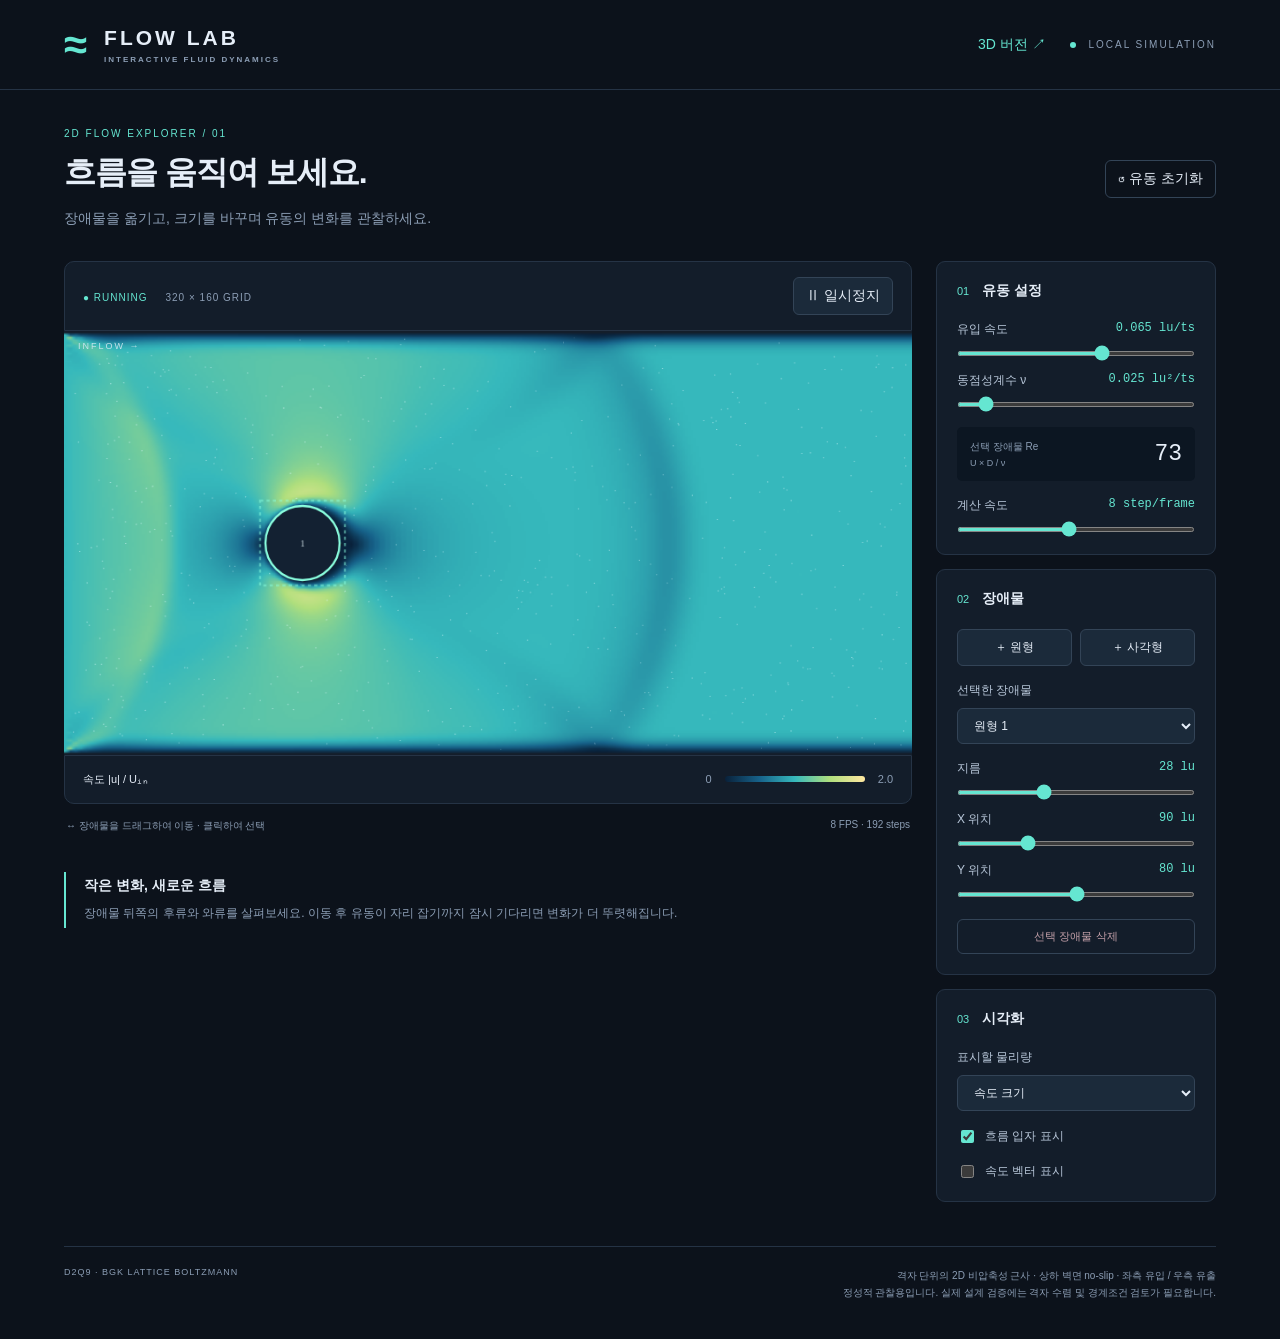
<file: index.html>
<!doctype html>
<html lang="ko"><head><meta charset="utf-8"><meta name="viewport" content="width=device-width,initial-scale=1"><title>Flow Lab · Interactive CFD</title><link rel="stylesheet" href="style.css"></head>
<body><header><div class="brand"><span class="logo">≈</span><div>FLOW LAB <small>INTERACTIVE FLUID DYNAMICS</small></div></div><a href="3d/" style="color:var(--accent);margin-left:auto;margin-right:24px;text-decoration:none">3D 버전 ↗</a><span class="badge"><i></i> LOCAL SIMULATION</span></header>
<main><section class="intro"><div><div class="eyebrow">2D FLOW EXPLORER / 01</div><h1>흐름을 움직여 보세요.</h1><p>장애물을 옮기고, 크기를 바꾸며 유동의 변화를 관찰하세요.</p></div><button id="reset" class="secondary">↺ 유동 초기화</button></section>
<div class="workspace"><section class="viewport"><div class="toolbar"><div><span class="live" id="state">● RUNNING</span><span id="gridLabel">320 × 160 GRID</span></div><button id="pause">Ⅱ 일시정지</button></div><div class="canvas-wrap"><canvas id="flow" width="960" height="480" aria-label="유동 시뮬레이션. 장애물을 드래그하거나 오른쪽 위치 슬라이더로 이동하세요."></canvas><div class="direction">INFLOW →</div></div><div class="legend"><span id="legendTitle">속도 |u| / Uᵢₙ</span><span>0</span><div id="gradient"></div><span id="legendMax">2.0</span></div><div class="under"><span>↔ 장애물을 드래그하여 이동 · 클릭하여 선택</span><span id="stats">계산 준비 중</span></div><div class="note"><b>작은 변화, 새로운 흐름</b><p>장애물 뒤쪽의 후류와 와류를 살펴보세요. 이동 후 유동이 자리 잡기까지 잠시 기다리면 변화가 더 뚜렷해집니다.</p></div></section>
<aside><section class="panel"><h2><span>01</span> 유동 설정</h2><label>유입 속도 <output id="speedVal"></output><input id="speed" type="range" min="0.025" max="0.09" step="0.005" value="0.065"></label><label>동점성계수 ν <output id="viscVal"></output><input id="visc" type="range" min="0.015" max="0.12" step="0.005" value="0.025"></label><div class="metric"><span>선택 장애물 Re <small>U × D / ν</small></span><strong id="re">—</strong></div><label>계산 속도 <output id="stepsVal"></output><input id="steps" type="range" min="1" max="16" step="1" value="8"></label></section>
<section class="panel"><h2><span>02</span> 장애물</h2><div class="buttons"><button id="addCircle">＋ 원형</button><button id="addRect">＋ 사각형</button></div><label>선택한 장애물<select id="objects"></select></label><div id="objectControls"><label><span id="widthLabel">지름</span><output id="widthVal"></output><input id="objW" type="range" min="8" max="64" value="28"></label><label id="heightRow">높이<output id="heightVal"></output><input id="objH" type="range" min="8" max="64" value="38"></label><label>X 위치<output id="xVal"></output><input id="objX" type="range" min="0" max="319"></label><label>Y 위치<output id="yVal"></output><input id="objY" type="range" min="0" max="159"></label><button id="remove" class="delete">선택 장애물 삭제</button></div></section>
<section class="panel"><h2><span>03</span> 시각화</h2><label>표시할 물리량<select id="display"><option value="speed">속도 크기</option><option value="vorticity">와도 (회전 방향)</option><option value="pressure">상대 압력</option></select></label><label class="check"><input id="particles" type="checkbox" checked> 흐름 입자 표시</label><label class="check"><input id="vectors" type="checkbox"> 속도 벡터 표시</label></section></aside></div>
<footer><span>D2Q9 · BGK LATTICE BOLTZMANN</span><p>격자 단위의 2D 비압축성 근사 · 상하 벽면 no-slip · 좌측 유입 / 우측 유출<br>정성적 관찰용입니다. 실제 설계 검증에는 격자 수렴 및 경계조건 검토가 필요합니다.</p></footer></main><script src="solver.js"></script><script src="app.js"></script></body></html>
</file>
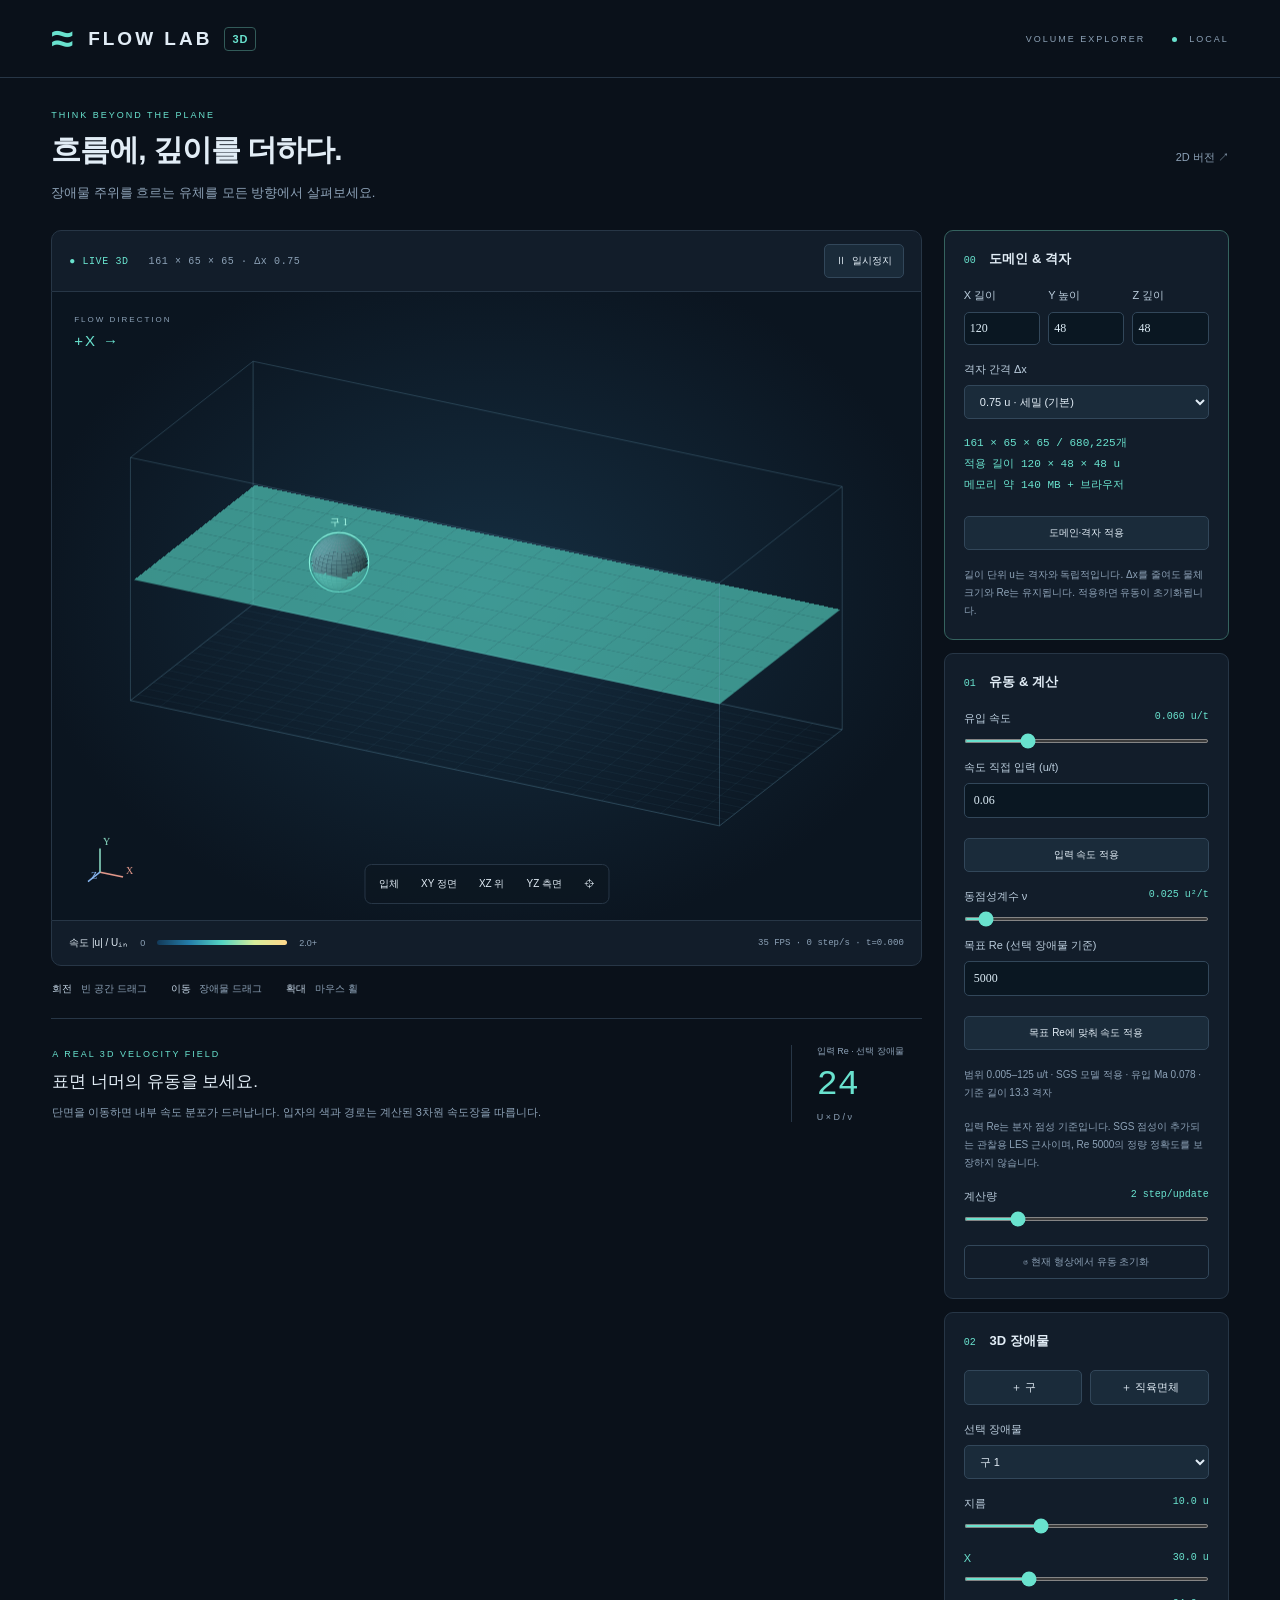
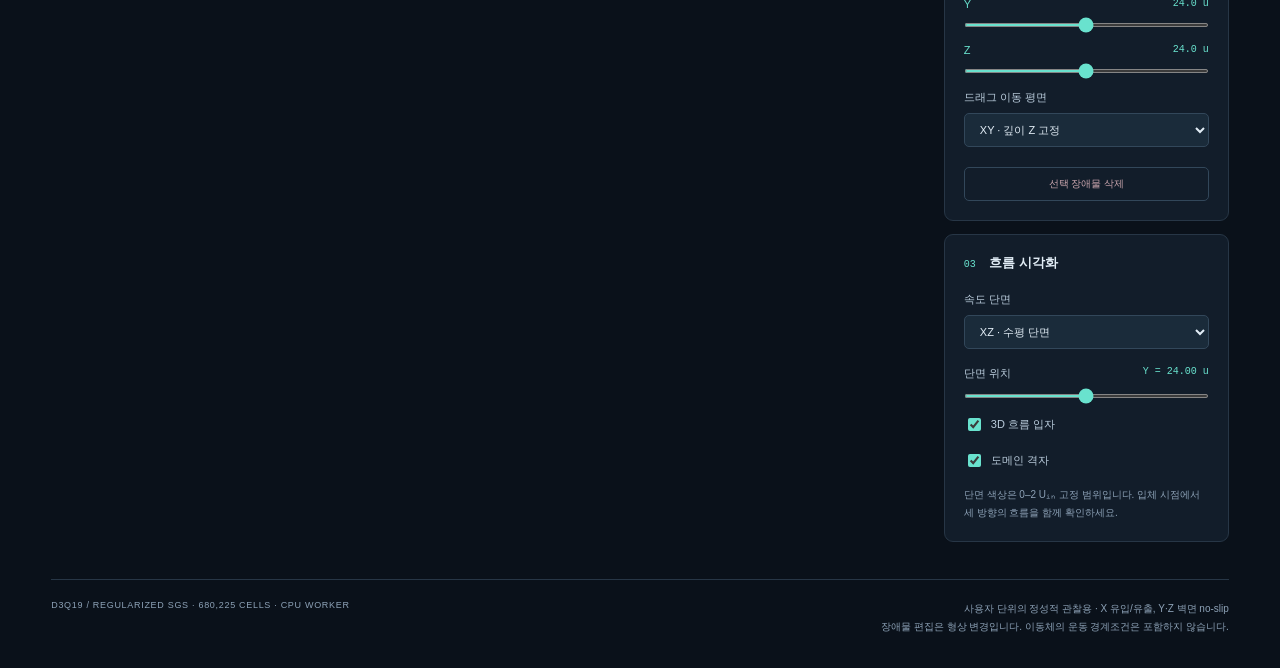
<file: 3d/index.html>
<!doctype html>
<html lang="ko"><head><meta charset="utf-8"><meta name="viewport" content="width=device-width,initial-scale=1"><title>Flow Lab 3D · Volume Explorer</title><link rel="stylesheet" href="style.css"></head>
<body><header><a class="brand" href="../index.html"><span class="brandmark">≈</span> FLOW LAB <b>3D</b></a><span class="tag">VOLUME EXPLORER <i></i> LOCAL</span></header>
<main><div class="intro"><div><div class="eyebrow">THINK BEYOND THE PLANE</div><h1>흐름에, 깊이를 더하다.</h1><p>장애물 주위를 흐르는 유체를 모든 방향에서 살펴보세요.</p></div><a href="../index.html" class="back">2D 버전 ↗</a></div>
<div class="layout"><section class="stage"><div class="stagebar"><span id="state">● 준비 중</span><span id="grid">161 × 65 × 65 · Δx 0.75</span><button id="pause">Ⅱ 일시정지</button></div>
<div class="canvaswrap"><canvas id="scene" aria-label="3D 유동. 빈 공간을 드래그하면 회전, 장애물을 드래그하면 이동합니다. 위치는 오른쪽 슬라이더로도 조절할 수 있습니다."></canvas><div class="corner">FLOW DIRECTION <span>+X →</span></div><div class="camera-tools"><button id="perspective">입체</button><button id="front">XY 정면</button><button id="top">XZ 위</button><button id="side">YZ 측면</button><button id="home" title="시점과 확대 초기화">⌖</button></div></div>
<div class="legend"><span>속도 |u| / Uᵢₙ</span><small>0</small><div></div><small>2.0+</small><span id="stats">계산 준비 중</span></div>
<div id="notice" role="status" hidden></div><div class="instructions"><span><b>회전</b> 빈 공간 드래그</span><span><b>이동</b> 장애물 드래그</span><span><b>확대</b> 마우스 휠</span></div>
<div class="bottom"><div><span class="eyebrow">A REAL 3D VELOCITY FIELD</span><h3>표면 너머의 유동을 보세요.</h3><p>단면을 이동하면 내부 속도 분포가 드러납니다. 입자의 색과 경로는 계산된 3차원 속도장을 따릅니다.</p></div><div class="readout"><small>입력 Re · 선택 장애물</small><strong id="re">24</strong><span>U × D / ν</span></div></div>
</section><aside>
<section class="panel mesh-panel"><h2><span>00</span> 도메인 & 격자</h2><div class="domain-inputs"><label>X 길이<input id="domainX" type="number" min="72" max="240" step="6" value="120"></label><label>Y 높이<input id="domainY" type="number" min="30" max="96" step="6" value="48"></label><label>Z 깊이<input id="domainZ" type="number" min="30" max="96" step="6" value="48"></label></div><label>격자 간격 Δx<select id="meshDx"><option value="1">1.00 u · 빠른 계산</option><option value="0.75" selected>0.75 u · 세밀 (기본)</option><option value="0.5">0.50 u · 고해상도</option></select></label><p id="meshEstimate" class="mesh-info" aria-live="polite"></p><button id="applyMesh" class="full">도메인·격자 적용</button><p class="tip">길이 단위 u는 격자와 독립적입니다. Δx를 줄여도 물체 크기와 Re는 유지됩니다. 적용하면 유동이 초기화됩니다.</p></section>
<section class="panel"><h2><span>01</span> 유동 & 계산</h2><label>유입 속도 <output id="speedVal"></output><input id="speed" type="range" min="0" max="1000" step="1" value="245" aria-label="유입 속도 로그 슬라이더"></label><label>속도 직접 입력 (u/t)<input id="speedInput" class="numeric" type="number" min="0.005" max="125" step="0.005" value="0.06"></label><button id="applySpeed" class="full">입력 속도 적용</button><label>동점성계수 ν <output id="nuVal"></output><input id="nu" type="range" min="0.02" max="0.1" step="0.005" value="0.025"></label><label>목표 Re (선택 장애물 기준)<input id="targetRe" class="numeric" type="number" min="1" max="5000" step="1" value="5000"></label><button id="applyRe" class="full">목표 Re에 맞춰 속도 적용</button><p id="flowInfo" class="tip" aria-live="polite"></p><p class="tip">입력 Re는 분자 점성 기준입니다. SGS 점성이 추가되는 관찰용 LES 근사이며, Re 5000의 정량 정확도를 보장하지 않습니다.</p><label>계산량 <output id="stepsVal">2 step/update</output><input id="steps" type="range" min="1" max="6" value="2"></label><button class="full subtle" id="reset">↺ 현재 형상에서 유동 초기화</button></section>
<section class="panel"><h2><span>02</span> 3D 장애물</h2><div class="row"><button id="addSphere">＋ 구</button><button id="addBox">＋ 직육면체</button></div><label>선택 장애물<select id="objects"></select></label><div id="objectControls"><label><span id="wLabel">지름</span><output id="wVal"></output><input id="objW" type="range" min="4" max="18" step="1"></label><div id="boxDimensions"><label>높이 Y<output id="hVal"></output><input id="objH" type="range" min="4" max="18" step="1"></label><label>깊이 Z<output id="dVal"></output><input id="objD" type="range" min="4" max="18" step="1"></label></div><div class="xyz"><label>X<output id="xVal"></output><input id="objX" type="range" min="0" max="71" step="0.5"></label><label>Y<output id="yVal"></output><input id="objY" type="range" min="0" max="31" step="0.5"></label><label>Z<output id="zVal"></output><input id="objZ" type="range" min="0" max="31" step="0.5"></label></div><label>드래그 이동 평면<select id="dragPlane"><option value="xy">XY · 깊이 Z 고정</option><option value="xz">XZ · 높이 Y 고정</option><option value="yz">YZ · 위치 X 고정</option></select></label><button id="remove" class="full delete">선택 장애물 삭제</button></div></section>
<section class="panel"><h2><span>03</span> 흐름 시각화</h2><label>속도 단면<select id="slice"><option value="xz">XZ · 수평 단면</option><option value="xy">XY · 수직 단면</option><option value="yz">YZ · 횡단면</option><option value="none">단면 숨기기</option></select></label><label id="sliceControl">단면 위치<output id="sliceVal"></output><input id="slicePos" type="range" min="1" max="30" value="16"></label><label class="check"><input id="particles" type="checkbox" checked> 3D 흐름 입자</label><label class="check"><input id="gridLines" type="checkbox" checked> 도메인 격자</label><p class="tip">단면 색상은 0–2 Uᵢₙ 고정 범위입니다. 입체 시점에서 세 방향의 흐름을 함께 확인하세요.</p></section>
</aside></div><footer><span>D3Q19 / REGULARIZED SGS · 680,225 CELLS · CPU WORKER</span><p>사용자 단위의 정성적 관찰용 · X 유입/유출, Y·Z 벽면 no-slip<br>장애물 편집은 형상 변경입니다. 이동체의 운동 경계조건은 포함하지 않습니다.</p></footer></main>
<script src="mesh3d.js"></script><script src="flowparams3d.js"></script><script src="solver3d.js"></script><script src="renderer3d.js"></script><script src="app3d.js"></script></body></html>
</file>
<file: style.css>
:root{color-scheme:dark;--bg:#0c121b;--panel:#131d2a;--line:#253345;--text:#e6eef8;--muted:#8c9eb5;--accent:#65e6d1}*{box-sizing:border-box}body{margin:0;background:var(--bg);color:var(--text);font:14px 'Segoe UI','Malgun Gothic',sans-serif}header{height:90px;border-bottom:1px solid var(--line);display:flex;align-items:center;justify-content:space-between;padding:0 5%}.brand{display:flex;gap:14px;align-items:center;font-weight:750;letter-spacing:3px;font-size:21px}.brand small{display:block;font-size:8px;color:var(--muted);letter-spacing:2px;margin-top:5px}.logo{color:var(--accent);font-size:42px}.badge{font-size:10px;letter-spacing:2px;color:var(--muted)}i{display:inline-block;background:var(--accent);width:6px;height:6px;border-radius:50%;margin-right:8px}main{max-width:1540px;padding:38px 5%;margin:auto}.intro{display:flex;justify-content:space-between;align-items:center;margin-bottom:30px}.eyebrow{font-size:10px;letter-spacing:2px;color:var(--accent)}h1{font-size:32px;letter-spacing:-1px;margin:12px 0}p{color:var(--muted);line-height:1.7;margin:0}.workspace{display:grid;grid-template-columns:minmax(0,1fr) 280px;gap:24px}.viewport{min-width:0}.toolbar{display:flex;justify-content:space-between;align-items:center;padding:15px 18px;border:1px solid var(--line);border-radius:10px 10px 0 0;background:var(--panel)}.toolbar span{font-size:10px;letter-spacing:1px}.live{color:var(--accent);margin-right:18px}#gridLabel{color:var(--muted)}button,select{background:#1b2a3a;border:1px solid #334457;color:var(--text);border-radius:6px;padding:9px 12px;font:inherit;cursor:pointer}button:hover{border-color:var(--accent);color:var(--accent)}button:focus-visible,input:focus-visible,select:focus-visible{outline:2px solid var(--accent);outline-offset:3px}.secondary{background:transparent}.canvas-wrap{position:relative;background:#09213a;line-height:0}canvas{display:block;width:100%;aspect-ratio:2;touch-action:none;cursor:grab}.direction{position:absolute;left:14px;top:15px;font-size:9px;letter-spacing:2px;color:#c6e3ec;pointer-events:none}.legend{display:flex;gap:13px;align-items:center;background:var(--panel);padding:16px 18px;border:1px solid var(--line);border-radius:0 0 10px 10px;font-size:11px;color:var(--muted)}#legendTitle{margin-right:auto;color:var(--text)}#gradient{width:140px;height:6px;border-radius:9px;background:linear-gradient(90deg,#09213a,#17638b,#36b9bc,#b0df7d,#ffe7a0)}.under{display:flex;justify-content:space-between;color:var(--muted);font-size:10px;padding:15px 2px;gap:15px}.note{border-left:2px solid var(--accent);margin-top:24px;padding:5px 18px}.note b{font-size:14px}.note p{font-size:12px;margin-top:8px}.panel{padding:20px;background:var(--panel);border:1px solid var(--line);border-radius:9px;margin-bottom:14px}h2{font-size:14px;margin:0 0 21px}h2 span{color:var(--accent);font-size:11px;font-weight:400;margin-right:9px}label{display:block;color:#b8c7d9;font-size:12px;margin-top:16px}output{float:right;color:var(--accent);font-family:Consolas,monospace}input[type=range]{display:block;width:100%;margin:13px 0 2px;accent-color:var(--accent);height:5px;cursor:pointer}.metric{margin-top:20px;padding:13px;background:#0c1622;display:flex;align-items:center;justify-content:space-between;border-radius:5px}.metric span{font-size:10px;color:var(--muted)}.metric small{display:block;margin-top:4px;font-size:9px}.metric strong{font:23px Consolas,monospace}.buttons{display:flex;gap:8px}.buttons button{flex:1;font-size:12px}select{display:block;width:100%;margin-top:9px;font-size:12px}.delete{width:100%;margin-top:20px;background:transparent;color:#c6a2ab;font-size:11px}.check{display:flex;align-items:center;gap:8px}.check input{accent-color:var(--accent)}footer{display:flex;justify-content:space-between;gap:20px;border-top:1px solid var(--line);margin-top:30px;padding-top:20px;color:var(--muted);font-size:9px;letter-spacing:1px}footer p{text-align:right;letter-spacing:0;font-size:10px}@media(max-width:950px){.workspace{grid-template-columns:1fr}aside{display:grid;grid-template-columns:repeat(3,1fr);gap:10px}.panel{padding:15px}.badge{display:none}}@media(max-width:650px){aside{grid-template-columns:1fr}h1{font-size:25px}.intro{align-items:flex-start;gap:10px}.intro button{font-size:11px}.under,footer{flex-direction:column}footer p{text-align:left}#gridLabel{display:none}#gradient{width:80px}main{padding:25px 4%}}
[hidden]{display:none!important}
</file>
<file: 3d/style.css>
:root{color-scheme:dark;--bg:#0a111a;--panel:#121d2a;--line:#273646;--text:#e2edf6;--muted:#8da2b7;--mint:#69e2ce}*{box-sizing:border-box}[hidden]{display:none!important}body{margin:0;background:var(--bg);color:var(--text);font:13px 'Segoe UI','Malgun Gothic',sans-serif}header{height:78px;border-bottom:1px solid var(--line);padding:0 4%;display:flex;align-items:center;justify-content:space-between}.brand{display:flex;align-items:center;gap:12px;color:var(--text);text-decoration:none;font-size:19px;font-weight:750;letter-spacing:3px}.brandmark{font-size:40px;color:var(--mint)}.brand b{font-size:11px;color:var(--mint);border:1px solid #325b59;padding:5px 7px;border-radius:4px;letter-spacing:1px}.tag{font-size:9px;letter-spacing:2px;color:var(--muted)}.tag i{display:inline-block;width:5px;height:5px;border-radius:50%;background:var(--mint);margin:0 8px 0 22px}main{max-width:1700px;margin:auto;padding:32px 4%}.intro{display:flex;align-items:center;justify-content:space-between;margin-bottom:26px}.eyebrow{font-size:9px;letter-spacing:2px;color:var(--mint)}h1{font-size:30px;font-weight:650;letter-spacing:-1px;margin:10px 0}p{line-height:1.8;color:var(--muted);margin:0}.back{color:var(--muted);text-decoration:none;font-size:11px}.layout{display:grid;grid-template-columns:minmax(0,1fr) 285px;gap:22px}.stage{min-width:0;align-self:start;position:sticky;top:16px}.stagebar{display:flex;align-items:center;gap:20px;padding:13px 17px;background:var(--panel);border:1px solid var(--line);border-radius:10px 10px 0 0;font:10px Consolas,monospace;letter-spacing:.6px}#state{color:var(--mint)}#grid{color:var(--muted)}.stagebar button{margin-left:auto}.canvaswrap{position:relative;height:clamp(360px,49vw,640px);overflow:hidden;border-left:1px solid var(--line);border-right:1px solid var(--line);background:radial-gradient(ellipse at 50% 48%,#152e41,#0b1520 75%)}canvas{display:block;width:100%;height:100%;touch-action:none;cursor:grab}.corner{position:absolute;top:23px;left:22px;font-size:8px;letter-spacing:2px;color:var(--muted);pointer-events:none}.corner span{display:block;margin-top:8px;font-size:15px;color:var(--mint)}.camera-tools{position:absolute;bottom:16px;left:50%;transform:translateX(-50%);display:flex;gap:4px;white-space:nowrap;border:1px solid var(--line);border-radius:7px;background:#0c1722d9;padding:5px}.camera-tools button{border:0;background:none;padding:7px 9px;font-size:10px}.legend{display:flex;gap:12px;align-items:center;padding:15px 17px;background:var(--panel);border:1px solid var(--line);border-radius:0 0 10px 10px;font-size:10px}.legend div{width:130px;height:5px;border-radius:8px;background:linear-gradient(90deg,#123958,#247eaa,#54d4c3,#d7ed9a,#ffd78b)}.legend small{color:var(--muted);font-size:9px}#stats{margin-left:auto;color:var(--muted);font:9px Consolas,monospace}.instructions{display:flex;gap:24px;font-size:10px;color:var(--muted);padding:16px 1px}.instructions b{color:#c7d8e8;font-weight:500;margin-right:6px}.bottom{display:flex;gap:30px;border-top:1px solid var(--line);padding:26px 1px;margin-top:6px}.bottom h3{font-size:17px;font-weight:500;margin:10px 0}.bottom p{font-size:11px;max-width:540px}.readout{margin-left:auto;border-left:1px solid var(--line);padding-left:25px;min-width:130px}.readout small,.readout span{font-size:9px;color:var(--muted);display:block}.readout strong{display:block;font:35px Consolas,monospace;color:var(--mint);margin:7px 0}button,select{background:#1a2b3a;border:1px solid #32475a;color:var(--text);border-radius:5px;font:inherit;padding:9px 11px;cursor:pointer}button:hover{border-color:var(--mint);color:var(--mint)}button:focus-visible,input:focus-visible,select:focus-visible{outline:2px solid var(--mint);outline-offset:3px}.panel{background:var(--panel);border:1px solid var(--line);border-radius:9px;padding:19px;margin-bottom:13px}h2{font-size:13px;font-weight:600;margin:0 0 20px}h2 span{font:10px Consolas,monospace;color:var(--mint);margin-right:10px}label{display:block;font-size:11px;color:#bbcddd;margin-top:17px}output{float:right;color:var(--mint);font:10px Consolas,monospace}input[type=range]{width:100%;display:block;accent-color:var(--mint);height:4px;margin:13px 0 4px;cursor:pointer}select{display:block;width:100%;margin-top:8px;font-size:11px}.full{width:100%;font-size:10px;margin-top:20px}.subtle{background:transparent;color:var(--muted)}.row{display:flex;gap:8px}.row button{flex:1;font-size:11px}.delete{background:transparent;color:#cda8b0}.check{display:flex;align-items:center;gap:7px}.check input{accent-color:var(--mint)}.tip{font-size:10px;margin-top:16px}.xyz{padding-top:3px}.xyz label{color:var(--mint)}footer{border-top:1px solid var(--line);padding-top:20px;margin-top:24px;display:flex;justify-content:space-between;gap:20px;font-size:9px;color:var(--muted);letter-spacing:.7px}footer p{text-align:right;letter-spacing:0;font-size:10px}#notice{padding:12px 15px;color:#ffd99a;background:#3c2e1c;margin-top:10px;border-radius:6px;font-size:11px}@media(max-width:1050px){.layout{grid-template-columns:1fr}.stage{position:static}.canvaswrap{height:530px}aside{display:grid;grid-template-columns:repeat(3,1fr);gap:12px;align-items:start}.panel{padding:16px}}@media(max-width:680px){main{padding:22px 4%}h1{font-size:24px}.tag{display:none}aside{grid-template-columns:1fr}.canvaswrap{height:400px}#grid{display:none}.instructions{gap:10px;font-size:9px}.legend{gap:7px}.legend div{width:70px}.bottom{gap:15px}.readout{min-width:100px;padding-left:15px}.bottom h3{font-size:15px}footer{display:block}footer p{text-align:left;margin-top:12px}.intro p{font-size:11px}.back{font-size:10px}}
.domain-inputs{display:grid;grid-template-columns:repeat(3,1fr);gap:8px}.domain-inputs label{margin-top:0}.domain-inputs input{width:100%;margin-top:9px;padding:8px 5px;background:#0a1722;color:#dcecf6;border:1px solid #32475a;border-radius:5px;font:12px Consolas}.mesh-info{margin-top:14px;font:11px/1.9 Consolas,monospace;color:var(--mint);white-space:pre-line}button:disabled{opacity:.4;cursor:not-allowed}.mesh-panel{border-color:#35635f}
.numeric{display:block;width:100%;margin-top:8px;padding:9px;background:#0a1722;color:#dcecf6;border:1px solid #32475a;border-radius:5px;font:12px Consolas}
</file>
